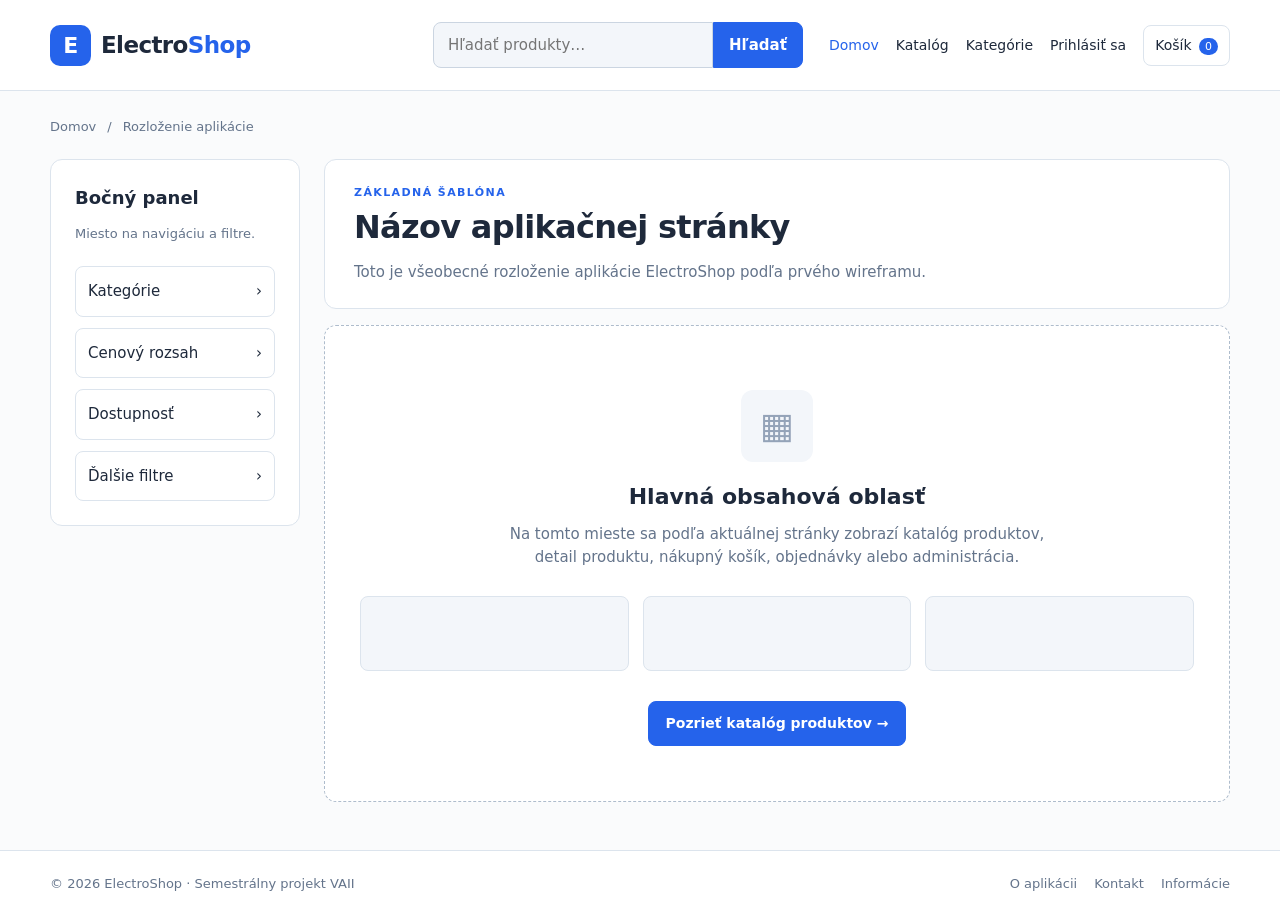
<file: html/index.html>
<!doctype html>
<html lang="sk">
<head>
  <meta charset="utf-8">
  <meta name="viewport" content="width=device-width, initial-scale=1">
  <meta name="description" content="ElectroShop – návrh základného rozloženia webovej aplikácie.">
  <title>ElectroShop | Rozloženie aplikácie</title>
  <link rel="stylesheet" href="styles.css">
</head>
<body>
  <header class="site-header">
    <div class="container header-inner">
      <a class="brand" href="index.html" aria-label="ElectroShop – domov">
        <span class="brand-icon" aria-hidden="true">E</span><span>Electro<span class="brand-accent">Shop</span></span>
      </a>
      <form class="header-search" role="search" action="katalog.html" method="get">
        <label class="sr-only" for="header-search">Hľadať produkty</label>
        <input id="header-search" type="search" name="q" placeholder="Hľadať produkty…">
        <button type="submit">Hľadať</button>
      </form>
      <nav class="main-nav" aria-label="Hlavná navigácia">
        <a href="index.html" aria-current="page">Domov</a>
        <a href="katalog.html">Katalóg</a>
        <a href="katalog.html#filtre">Kategórie</a>
        <a href="#prihlasenie">Prihlásiť sa</a>
        <a class="cart-link" href="#kosik">Košík <span class="cart-count">0</span></a>
      </nav>
    </div>
  </header>

  <div class="container">
    <nav class="breadcrumbs" aria-label="Drobečková navigácia">
      <a href="index.html">Domov</a><span aria-hidden="true">/</span><span>Rozloženie aplikácie</span>
    </nav>
    <div class="page-layout">
      <aside class="sidebar" aria-labelledby="sidebar-title">
        <h2 id="sidebar-title">Bočný panel</h2>
        <p class="muted small">Miesto na navigáciu a filtre.</p>
        <ul class="sidebar-links">
          <li><a href="katalog.html#filtre">Kategórie <span aria-hidden="true">›</span></a></li>
          <li><a href="katalog.html#cena">Cenový rozsah <span aria-hidden="true">›</span></a></li>
          <li><a href="katalog.html">Dostupnosť <span aria-hidden="true">›</span></a></li>
          <li><a href="katalog.html">Ďalšie filtre <span aria-hidden="true">›</span></a></li>
        </ul>
      </aside>
      <main id="main-content" class="page-main">
        <section class="section-heading" aria-labelledby="page-title">
          <p class="eyebrow">ZÁKLADNÁ ŠABLÓNA</p>
          <h1 id="page-title">Názov aplikačnej stránky</h1>
          <p class="muted">Toto je všeobecné rozloženie aplikácie ElectroShop podľa prvého wireframu.</p>
        </section>
        <section class="placeholder-area" aria-labelledby="content-title">
          <div class="placeholder-icon" aria-hidden="true">▦</div>
          <h2 id="content-title">Hlavná obsahová oblasť</h2>
          <p>Na tomto mieste sa podľa aktuálnej stránky zobrazí katalóg produktov, detail produktu, nákupný košík, objednávky alebo administrácia.</p>
          <div class="placeholder-cards" aria-hidden="true"><div></div><div></div><div></div></div>
          <a class="primary-button" href="katalog.html">Pozrieť katalóg produktov →</a>
        </section>
      </main>
    </div>
  </div>

  <footer class="site-footer" id="kontakt">
    <div class="container footer-inner"><span>© 2026 ElectroShop · Semestrálny projekt VAII</span><nav aria-label="Pätička"><a href="#o-aplikacii">O aplikácii</a><a href="#kontakt">Kontakt</a><a href="#informacie">Informácie</a></nav></div>
  </footer>
</body>
</html>
</file>
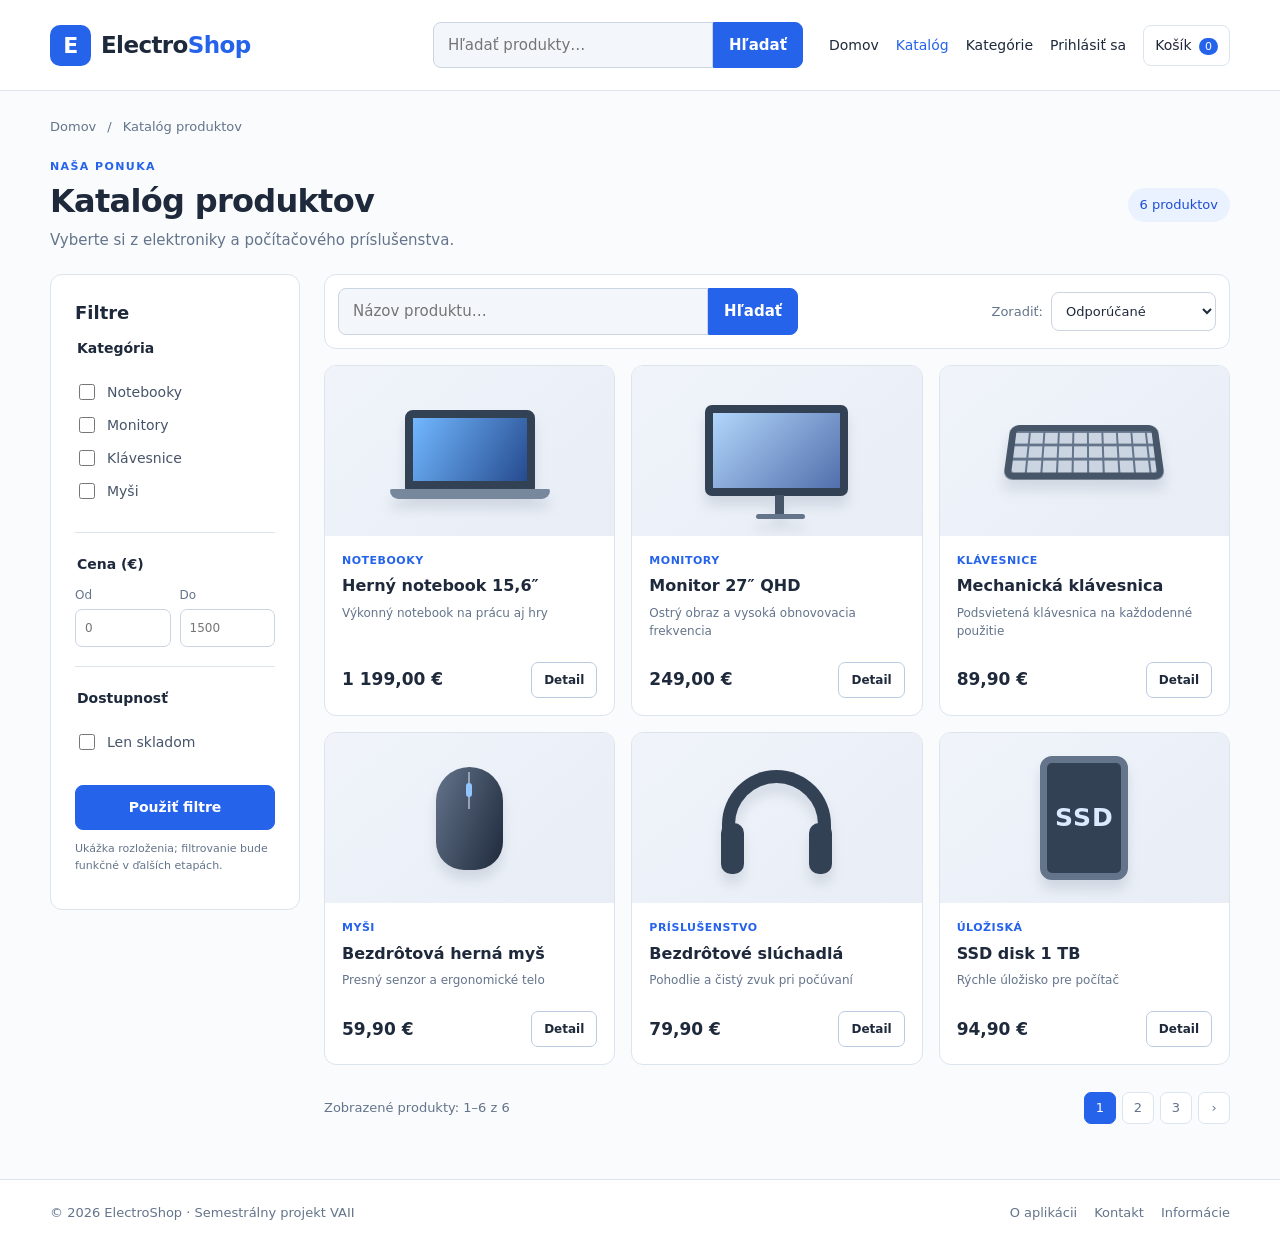
<file: html/katalog.html>
<!doctype html>
<html lang="sk">
<head>
  <meta charset="utf-8">
  <meta name="viewport" content="width=device-width, initial-scale=1">
  <meta name="description" content="ElectroShop – responzívny statický katalóg elektroniky.">
  <title>ElectroShop | Katalóg produktov</title>
  <link rel="stylesheet" href="styles.css">
</head>
<body>
  <header class="site-header">
    <div class="container header-inner">
      <a class="brand" href="index.html" aria-label="ElectroShop – domov">
        <span class="brand-icon" aria-hidden="true">E</span><span>Electro<span class="brand-accent">Shop</span></span>
      </a>
      <form class="header-search" role="search" action="katalog.html" method="get">
        <label class="sr-only" for="header-search">Hľadať produkty</label>
        <input id="header-search" type="search" name="q" placeholder="Hľadať produkty…">
        <button type="submit">Hľadať</button>
      </form>
      <nav class="main-nav" aria-label="Hlavná navigácia">
        <a href="index.html">Domov</a><a href="katalog.html" aria-current="page">Katalóg</a><a href="#filtre">Kategórie</a><a href="#prihlasenie">Prihlásiť sa</a><a class="cart-link" href="#kosik">Košík <span class="cart-count">0</span></a>
      </nav>
    </div>
  </header>
  <div class="container">
    <nav class="breadcrumbs" aria-label="Drobečková navigácia"><a href="index.html">Domov</a><span aria-hidden="true">/</span><span>Katalóg produktov</span></nav>
    <div class="catalog-heading"><div><p class="eyebrow">NAŠA PONUKA</p><h1>Katalóg produktov</h1><p class="muted">Vyberte si z elektroniky a počítačového príslušenstva.</p></div><span class="count-pill">6 produktov</span></div>
    <div class="page-layout catalog-layout">
      <aside class="sidebar filter-panel" id="filtre" aria-labelledby="filter-title">
        <h2 id="filter-title">Filtre</h2>
        <form action="katalog.html" method="get">
          <fieldset><legend>Kategória</legend>
            <label class="check-row"><input type="checkbox" name="category" value="notebooky"> Notebooky</label>
            <label class="check-row"><input type="checkbox" name="category" value="monitory"> Monitory</label>
            <label class="check-row"><input type="checkbox" name="category" value="klavesnice"> Klávesnice</label>
            <label class="check-row"><input type="checkbox" name="category" value="mysi"> Myši</label>
          </fieldset>
          <fieldset id="cena"><legend>Cena (€)</legend><div class="price-inputs"><label>Od<input type="number" name="min" min="0" placeholder="0"></label><label>Do<input type="number" name="max" min="0" placeholder="1500"></label></div></fieldset>
          <fieldset><legend>Dostupnosť</legend><label class="check-row"><input type="checkbox" name="stock" value="1"> Len skladom</label></fieldset>
          <button class="primary-button full-width" type="submit">Použiť filtre</button>
          <p class="form-note">Ukážka rozloženia; filtrovanie bude funkčné v ďalších etapách.</p>
        </form>
      </aside>
      <main id="main-content" class="page-main catalog-main">
        <section class="toolbar" aria-label="Vyhľadávanie a triedenie">
          <form class="catalog-search" role="search" action="katalog.html" method="get"><label class="sr-only" for="catalog-query">Vyhľadávanie produktu</label><input id="catalog-query" type="search" name="q" placeholder="Názov produktu…"><button type="submit">Hľadať</button></form>
          <div class="sort-wrap"><label for="sort">Zoradiť:</label><select id="sort" name="sort"><option>Odporúčané</option><option>Cena: od najnižšej</option><option>Cena: od najvyššej</option><option>Názov A–Z</option></select></div>
        </section>
        <section class="product-grid" aria-label="Produkty">
          <article class="product-card"><div class="product-visual"><div class="device laptop" aria-hidden="true"><span></span></div></div><div class="product-info"><p class="product-category">Notebooky</p><h2>Herný notebook 15,6″</h2><p class="product-meta">Výkonný notebook na prácu aj hry</p><div class="product-bottom"><strong>1 199,00 €</strong><a href="#detail-notebook" class="outline-button">Detail</a></div></div></article>
          <article class="product-card"><div class="product-visual"><div class="device monitor" aria-hidden="true"><span></span></div></div><div class="product-info"><p class="product-category">Monitory</p><h2>Monitor 27″ QHD</h2><p class="product-meta">Ostrý obraz a vysoká obnovovacia frekvencia</p><div class="product-bottom"><strong>249,00 €</strong><a href="#detail-monitor" class="outline-button">Detail</a></div></div></article>
          <article class="product-card"><div class="product-visual"><div class="device keyboard" aria-hidden="true"><span></span></div></div><div class="product-info"><p class="product-category">Klávesnice</p><h2>Mechanická klávesnica</h2><p class="product-meta">Podsvietená klávesnica na každodenné použitie</p><div class="product-bottom"><strong>89,90 €</strong><a href="#detail-klavesnica" class="outline-button">Detail</a></div></div></article>
          <article class="product-card"><div class="product-visual"><div class="device mouse" aria-hidden="true"><span></span></div></div><div class="product-info"><p class="product-category">Myši</p><h2>Bezdrôtová herná myš</h2><p class="product-meta">Presný senzor a ergonomické telo</p><div class="product-bottom"><strong>59,90 €</strong><a href="#detail-mys" class="outline-button">Detail</a></div></div></article>
          <article class="product-card"><div class="product-visual"><div class="device headphones" aria-hidden="true"><span></span></div></div><div class="product-info"><p class="product-category">Príslušenstvo</p><h2>Bezdrôtové slúchadlá</h2><p class="product-meta">Pohodlie a čistý zvuk pri počúvaní</p><div class="product-bottom"><strong>79,90 €</strong><a href="#detail-sluchadla" class="outline-button">Detail</a></div></div></article>
          <article class="product-card"><div class="product-visual"><div class="device storage" aria-hidden="true"><span>SSD</span></div></div><div class="product-info"><p class="product-category">Úložiská</p><h2>SSD disk 1 TB</h2><p class="product-meta">Rýchle úložisko pre počítač</p><div class="product-bottom"><strong>94,90 €</strong><a href="#detail-ssd" class="outline-button">Detail</a></div></div></article>
        </section>
        <div class="pagination-row"><p>Zobrazené produkty: 1–6 z 6</p><nav class="pagination" aria-label="Stránkovanie"><span aria-current="page">1</span><a href="#strana-2">2</a><a href="#strana-3">3</a><a href="#dalsia">›</a></nav></div>
      </main>
    </div>
  </div>
  <footer class="site-footer" id="kontakt"><div class="container footer-inner"><span>© 2026 ElectroShop · Semestrálny projekt VAII</span><nav aria-label="Pätička"><a href="#o-aplikacii">O aplikácii</a><a href="#kontakt">Kontakt</a><a href="#informacie">Informácie</a></nav></div></footer>
</body>
</html>
</file>
<file: html/styles.css>
:root {
    --ink: #1e293b;
    --muted: #64748b;
    --line: #dce4ed;
    --soft: #f3f6fa;
    --white: #fff;
    --accent: #2563eb;
    --accent-dark: #1d4ed8;
    --radius: 12px
}

* {
    box-sizing: border-box
}

html {
    scroll-behavior: smooth
}

body {
    margin: 0;
    font-family: system-ui, -apple-system, "Segoe UI", Roboto, Arial, sans-serif;
    font-size: 15px;
    line-height: 1.5;
    color: var(--ink);
    background: #fafbfc
}

a {
    color: inherit;
    text-decoration: none
}

button, input, select {
    font: inherit
}

button {
    cursor: pointer
}

input, select {
    min-width: 0
}

a:focus-visible, button:focus-visible, input:focus-visible, select:focus-visible {
    outline: 3px solid #93c5fd;
    outline-offset: 2px
}

.container {
    width: min(1180px, calc(100% - 40px));
    margin-inline: auto
}

.sr-only {
    position: absolute;
    width: 1px;
    height: 1px;
    padding: 0;
    margin: -1px;
    overflow: hidden;
    clip: rect(0, 0, 0, 0);
    white-space: nowrap;
    border: 0
}

.site-header {
    background: var(--white);
    border-bottom: 1px solid var(--line)
}

.header-inner {
    display: flex;
    align-items: center;
    gap: 26px;
    min-height: 90px
}

.brand {
    display: flex;
    align-items: center;
    gap: 10px;
    font-weight: 800;
    font-size: 23px;
    letter-spacing: -.6px;
    white-space: nowrap
}

.brand-icon {
    display: grid;
    place-items: center;
    width: 41px;
    height: 41px;
    border-radius: 10px;
    background: var(--accent);
    color: #fff;
    font-size: 22px
}

.brand-accent {
    color: var(--accent)
}

.header-search {
    display: flex;
    flex: 1;
    max-width: 370px;
    margin-left: auto
}

.header-search input, .catalog-search input {
    width: 100%;
    border: 1px solid #cbd5e1;
    background: var(--soft);
    border-radius: 8px 0 0 8px;
    padding: 11px 14px;
    outline-offset: 0
}

.header-search button, .catalog-search button {
    border: 1px solid var(--accent);
    border-radius: 0 8px 8px 0;
    background: var(--accent);
    color: white;
    padding: 10px 15px;
    font-weight: 600
}

.main-nav {
    display: flex;
    align-items: center;
    flex-wrap: wrap;
    gap: 17px;
    font-size: 14px;
    white-space: nowrap
}

.main-nav > a:not(.cart-link):hover, .main-nav > a[aria-current="page"] {
    color: var(--accent)
}

.cart-link {
    border: 1px solid var(--line);
    padding: 9px 11px;
    border-radius: 8px
}

.cart-count {
    background: var(--accent);
    color: #fff;
    border-radius: 99px;
    font-size: 11px;
    padding: 2px 6px;
    margin-left: 3px
}

.breadcrumbs {
    display: flex;
    gap: 11px;
    flex-wrap: wrap;
    margin: 26px 0 22px;
    color: var(--muted);
    font-size: 13px
}

.breadcrumbs a:hover {
    color: var(--accent)
}

.page-layout {
    display: grid;
    grid-template-columns:250px minmax(0, 1fr);
    gap: 24px;
    margin-bottom: 48px
}

.sidebar {
    background: var(--white);
    border: 1px solid var(--line);
    border-radius: var(--radius);
    padding: 24px;
    align-self: start
}

.sidebar h2 {
    font-size: 18px;
    margin: 0 0 12px
}

.muted {
    color: var(--muted)
}

.small {
    font-size: 13px
}

.sidebar-links {
    padding: 0;
    margin: 23px 0 0;
    list-style: none;
    display: grid;
    gap: 11px
}

.sidebar-links a {
    display: flex;
    justify-content: space-between;
    gap: 12px;
    border: 1px solid var(--line);
    border-radius: 8px;
    padding: 13px 12px
}

.sidebar-links a:hover {
    background: var(--soft)
}

.page-main {
    min-width: 0
}

.section-heading {
    background: #fff;
    padding: 25px 29px;
    border-radius: var(--radius);
    border: 1px solid var(--line);
    margin-bottom: 16px
}

.eyebrow {
    color: var(--accent);
    font-size: 11px;
    letter-spacing: 1.4px;
    font-weight: 800;
    margin: 0 0 8px
}

h1 {
    font-size: clamp(24px, 3vw, 32px);
    line-height: 1.15;
    letter-spacing: -.7px;
    margin: 0 0 9px
}

.section-heading p:last-child {
    margin-bottom: 0
}

.placeholder-area {
    text-align: center;
    background: #fff;
    border: 1px dashed #aebccc;
    border-radius: var(--radius);
    padding: 64px 35px 55px;
    min-height: 430px
}

.placeholder-icon {
    display: grid;
    place-items: center;
    background: var(--soft);
    color: #94a3b8;
    font-size: 36px;
    border-radius: 12px;
    width: 72px;
    height: 72px;
    margin: 0 auto 18px
}

.placeholder-area h2 {
    font-size: 22px;
    margin: 0 0 10px
}

.placeholder-area p {
    max-width: 550px;
    color: var(--muted);
    margin: 0 auto 28px
}

.placeholder-cards {
    display: grid;
    grid-template-columns:repeat(3, 1fr);
    gap: 14px;
    margin-bottom: 30px
}

.placeholder-cards div {
    height: 75px;
    background: var(--soft);
    border: 1px solid var(--line);
    border-radius: 8px
}

.primary-button {
    display: inline-block;
    text-align: center;
    background: var(--accent);
    color: #fff;
    border: 1px solid var(--accent);
    border-radius: 8px;
    padding: 11px 17px;
    font-size: 14px;
    font-weight: 650
}

.primary-button:hover, .header-search button:hover, .catalog-search button:hover {
    background: var(--accent-dark)
}

.site-footer {
    border-top: 1px solid var(--line);
    background: #fff;
    color: var(--muted);
    font-size: 13px
}

.footer-inner {
    display: flex;
    align-items: center;
    justify-content: space-between;
    gap: 16px;
    flex-wrap: wrap;
    padding: 23px 0
}

.footer-inner nav {
    display: flex;
    gap: 17px;
    flex-wrap: wrap
}

.footer-inner a:hover {
    color: var(--accent)
}

.catalog-heading {
    display: flex;
    align-items: center;
    justify-content: space-between;
    gap: 18px;
    margin: 0 0 23px
}

.catalog-heading p:last-child {
    margin: 0
}

.count-pill {
    font-size: 13px;
    white-space: nowrap;
    background: #eaf1ff;
    color: var(--accent-dark);
    padding: 7px 12px;
    border-radius: 99px
}

.filter-panel fieldset {
    min-width: 0;
    margin: 0 0 21px;
    padding: 0 0 19px;
    border: 0;
    border-bottom: 1px solid var(--line)
}

.filter-panel fieldset:last-of-type {
    border: 0;
    padding-bottom: 0
}

.filter-panel legend {
    font-weight: 700;
    font-size: 14px;
    margin-bottom: 11px
}

.check-row {
    display: flex;
    gap: 9px;
    align-items: center;
    margin: 11px 0;
    color: #475569;
    font-size: 14px
}

.check-row input {
    accent-color: var(--accent);
    width: 16px;
    height: 16px
}

.price-inputs {
    display: grid;
    grid-template-columns:repeat(2, minmax(0, 1fr));
    gap: 9px
}

.price-inputs label {
    font-size: 12px;
    color: var(--muted)
}

.price-inputs input {
    width: 100%;
    margin-top: 5px;
    border: 1px solid #cbd5e1;
    border-radius: 7px;
    padding: 9px
}

.full-width {
    width: 100%
}

.form-note {
    color: var(--muted);
    font-size: 11px;
    line-height: 1.5
}

.toolbar {
    display: flex;
    align-items: center;
    justify-content: space-between;
    gap: 14px;
    background: #fff;
    border: 1px solid var(--line);
    border-radius: var(--radius);
    padding: 13px;
    margin-bottom: 16px
}

.catalog-search {
    display: flex;
    flex: 1;
    min-width: 0;
    max-width: 460px
}

.sort-wrap {
    display: flex;
    gap: 8px;
    align-items: center;
    white-space: nowrap;
    font-size: 13px;
    color: var(--muted)
}

.sort-wrap select {
    color: var(--ink);
    padding: 10px;
    background: #fff;
    border: 1px solid #cbd5e1;
    border-radius: 8px;
    max-width: 190px
}

.product-grid {
    display: grid;
    grid-template-columns:repeat(3, minmax(0, 1fr));
    gap: 16px
}

.product-card {
    display: flex;
    flex-direction: column;
    background: #fff;
    border: 1px solid var(--line);
    border-radius: var(--radius);
    overflow: hidden
}

.product-visual {
    display: grid;
    place-items: center;
    height: 170px;
    background: linear-gradient(140deg, #f0f4fa, #e8edf6);
    overflow: hidden
}

.product-info {
    padding: 17px;
    display: flex;
    flex: 1;
    flex-direction: column
}

.product-category {
    color: var(--accent);
    font-size: 11px;
    font-weight: 750;
    text-transform: uppercase;
    letter-spacing: .5px;
    margin: 0 0 7px
}

.product-info h2 {
    font-size: 16px;
    line-height: 1.3;
    margin: 0 0 7px
}

.product-meta {
    font-size: 12px;
    color: var(--muted);
    margin: 0 0 22px
}

.product-bottom {
    margin-top: auto;
    display: flex;
    align-items: center;
    justify-content: space-between;
    gap: 9px
}

.product-bottom strong {
    font-size: 17px;
    white-space: nowrap
}

.outline-button {
    display: inline-block;
    border: 1px solid #bdcbe0;
    border-radius: 7px;
    padding: 8px 12px;
    font-size: 12px;
    font-weight: 650
}

.outline-button:hover {
    border-color: var(--accent);
    color: var(--accent)
}

.pagination-row {
    display: flex;
    align-items: center;
    justify-content: space-between;
    flex-wrap: wrap;
    gap: 15px;
    margin-top: 20px;
    color: var(--muted);
    font-size: 13px
}

.pagination {
    display: flex;
    align-items: center;
    gap: 6px
}

.pagination a, .pagination span {
    width: 32px;
    height: 32px;
    display: grid;
    place-items: center;
    border: 1px solid var(--line);
    border-radius: 7px;
    background: #fff
}

.pagination span {
    background: var(--accent);
    color: white;
    border-color: var(--accent)
}


.device {
    position: relative;
    filter: drop-shadow(0 10px 6px #64748b30)
}

.laptop {
    width: 130px;
    height: 81px;
    border: 8px solid #334155;
    border-bottom: 10px solid #334155;
    border-radius: 8px 8px 3px 3px;
    background: linear-gradient(120deg, #72b8ff, #264b8f)
}

.laptop:after {
    content: "";
    position: absolute;
    width: 160px;
    height: 10px;
    background: #77889d;
    bottom: -18px;
    left: -23px;
    border-radius: 2px 2px 10px 10px
}

.monitor {
    width: 143px;
    height: 91px;
    border: 8px solid #334155;
    border-radius: 7px;
    background: linear-gradient(135deg, #b2d6fb, #516fac)
}

.monitor:before {
    content: "";
    position: absolute;
    bottom: -29px;
    left: 62px;
    width: 9px;
    height: 22px;
    background: #475569
}

.monitor:after {
    content: "";
    position: absolute;
    bottom: -31px;
    left: 43px;
    width: 49px;
    height: 5px;
    background: #64748b;
    border-radius: 4px
}

.keyboard {
    width: 154px;
    height: 58px;
    border: 7px solid #475569;
    border-radius: 9px;
    transform: perspective(200px) rotateX(20deg);
    background: repeating-linear-gradient(90deg, transparent 0 13px, #64748b 13px 15px), repeating-linear-gradient(0deg, #cbd5e1 0 12px, #64748b 12px 15px)
}

.mouse {
    width: 67px;
    height: 103px;
    border-radius: 42px 42px 35px 35px;
    background: linear-gradient(110deg, #64748b, #1e293b)
}

.mouse:before {
    content: "";
    position: absolute;
    top: 5px;
    left: 32px;
    width: 2px;
    height: 37px;
    background: #94a3b8
}

.mouse:after {
    content: "";
    position: absolute;
    top: 16px;
    left: 30px;
    width: 6px;
    height: 14px;
    border-radius: 9px;
    background: #93c5fd
}

.headphones {
    width: 109px;
    height: 97px;
    border: 13px solid #334155;
    border-bottom: 0;
    border-radius: 60px 60px 0 0
}

.headphones:before, .headphones:after {
    content: "";
    position: absolute;
    bottom: -7px;
    width: 23px;
    height: 51px;
    border-radius: 10px;
    background: #334155
}

.headphones:before {
    left: -14px
}

.headphones:after {
    right: -14px
}

.storage {
    width: 88px;
    height: 124px;
    background: #334155;
    border: 7px solid #64748b;
    border-radius: 12px;
    display: grid;
    place-items: center;
    color: #dbeafe;
    font-size: 25px;
    font-weight: 800;
    letter-spacing: 1px
}

@media (max-width: 1100px) {
    .header-inner {
        gap: 15px
    }

    .main-nav {
        gap: 11px
    }

    .brand {
        font-size: 20px
    }

    .page-layout {
        grid-template-columns:220px minmax(0, 1fr);
        gap: 17px
    }

    .product-grid {
        grid-template-columns:repeat(2, minmax(0, 1fr))
    }
}

@media (max-width: 800px) {
    .header-inner {
        padding: 18px 0;
        flex-wrap: wrap
    }

    .header-search {
        order: 3;
        max-width: none;
        flex-basis: 100%;
        margin-left: 0
    }

    .main-nav {
        margin-left: auto
    }

    .page-layout {
        grid-template-columns:1fr
    }

    .sidebar {
        width: 100%
    }

    .sidebar-links {
        grid-template-columns:repeat(2, minmax(0, 1fr))
    }

    .filter-panel form {
        display: grid;
        grid-template-columns:repeat(2, minmax(0, 1fr));
        gap: 8px 23px
    }

    .filter-panel fieldset {
        border-bottom: 0;
        margin-bottom: 0
    }

    .filter-panel .full-width, .filter-panel .form-note {
        grid-column: 1/-1
    }

    .catalog-main {
        width: 100%
    }

    .catalog-heading {
        margin-top: 0
    }
}

@media (max-width: 560px) {
    .container {
        width: calc(100% - 28px)
    }

    .header-inner {
        gap: 13px
    }

    .main-nav {
        width: 100%;
        margin: 0;
        gap: 8px 16px;
        justify-content: flex-start
    }

    .brand {
        font-size: 21px
    }

    .header-search {
        order: 2
    }

    .main-nav {
        order: 3
    }

    .breadcrumbs {
        margin: 19px 0
    }

    .section-heading {
        padding: 20px
    }

    .placeholder-area {
        padding: 40px 18px;
        min-height: auto
    }

    .placeholder-cards {
        gap: 7px
    }

    .placeholder-cards div {
        height: 60px
    }

    .sidebar-links {
        grid-template-columns:1fr
    }

    .catalog-heading {
        align-items: flex-start;
        flex-direction: column
    }

    .filter-panel form {
        grid-template-columns:1fr
    }

    .toolbar {
        align-items: stretch;
        flex-direction: column
    }

    .catalog-search {
        max-width: none
    }

    .sort-wrap {
        justify-content: space-between
    }

    .sort-wrap select {
        flex: 1;
        max-width: 230px
    }

    .product-grid {
        grid-template-columns:1fr
    }

    .product-visual {
        height: 175px
    }

    .footer-inner {
        flex-direction: column;
        align-items: flex-start
    }

    .pagination-row {
        align-items: flex-start
    }
}
</file>
